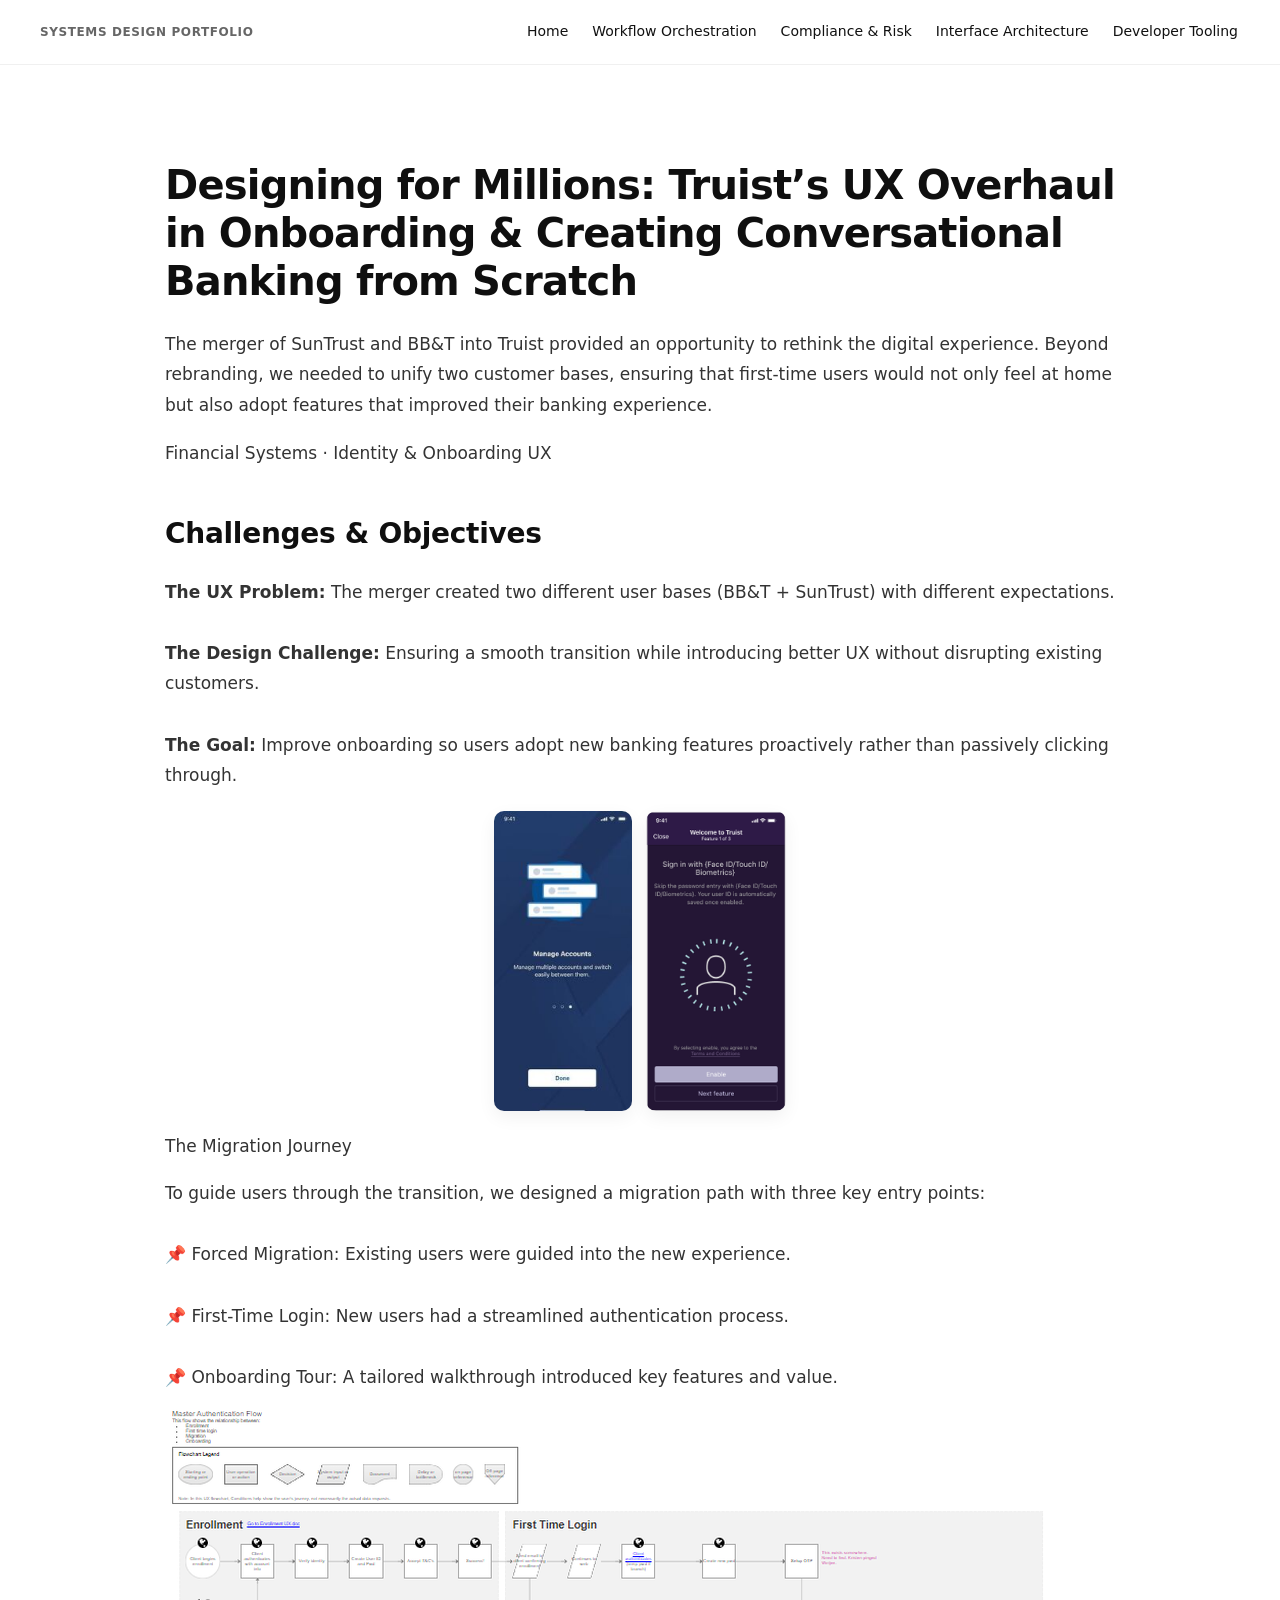
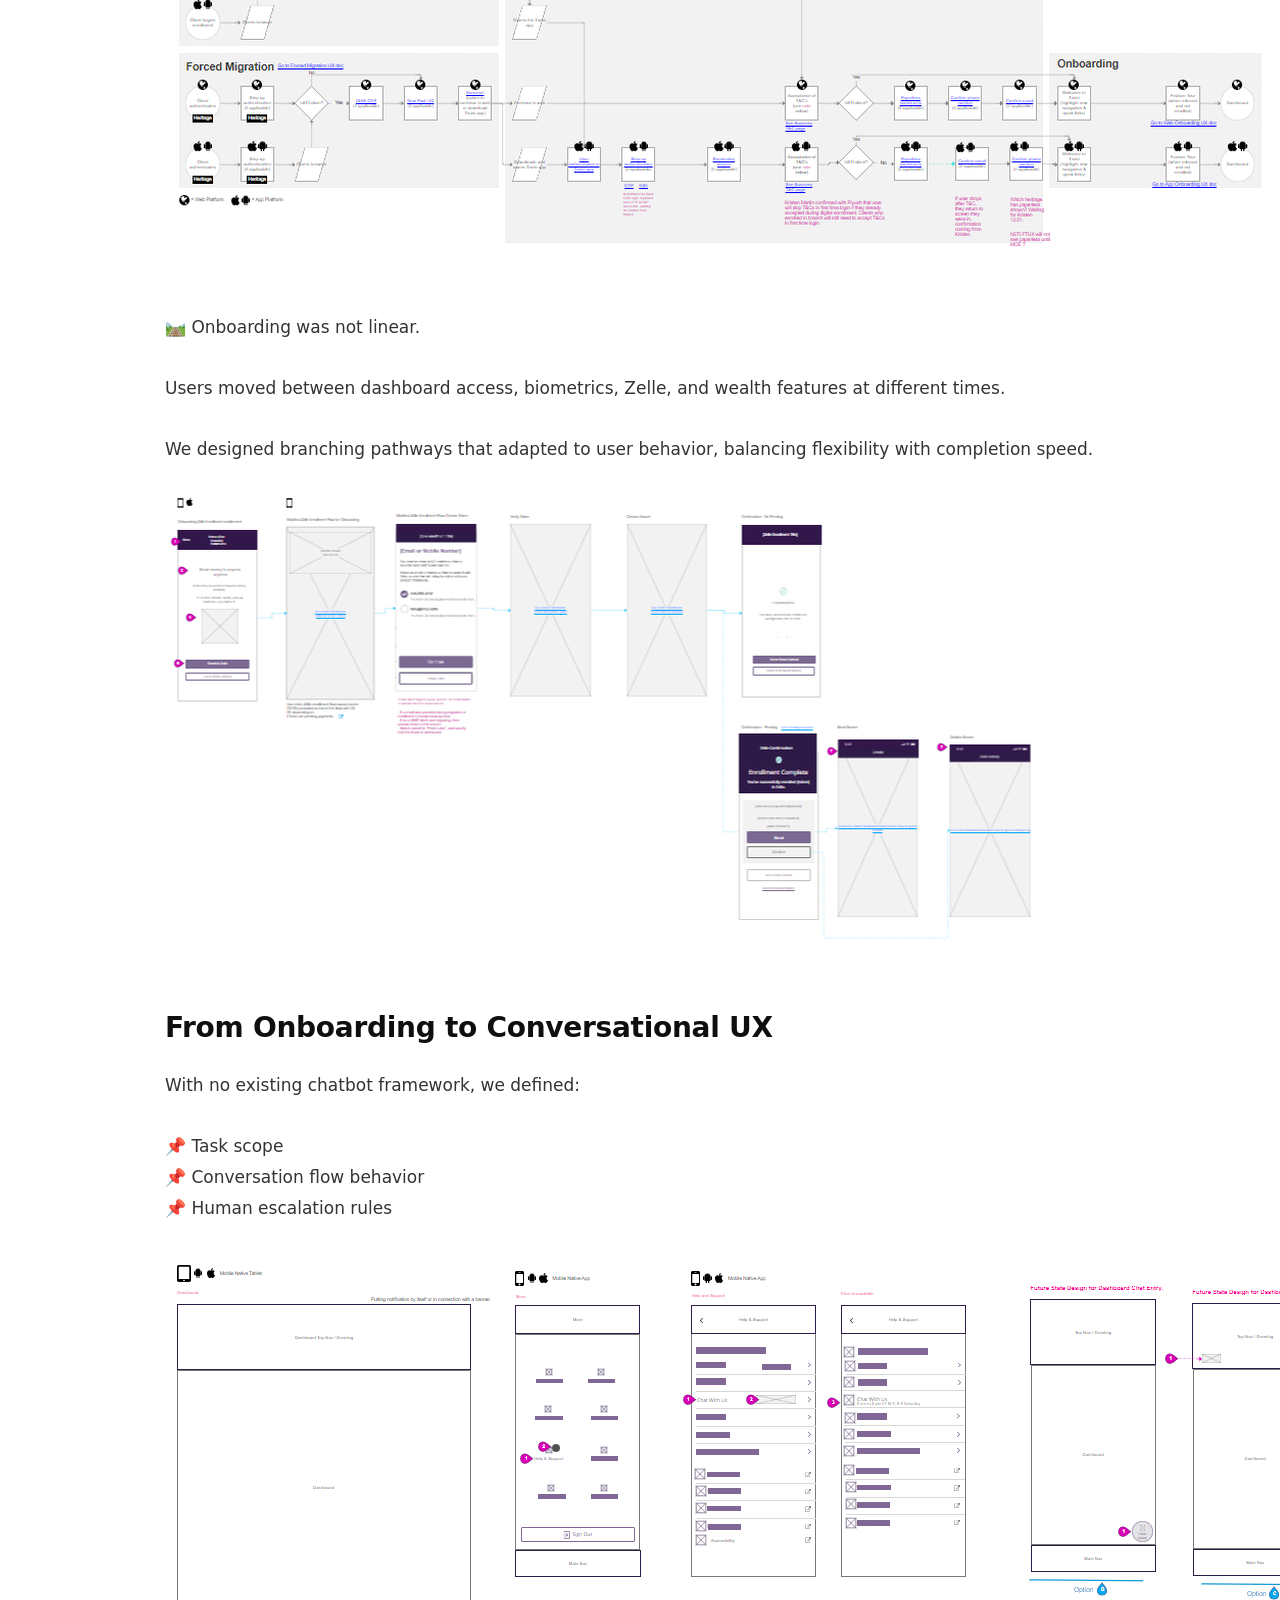
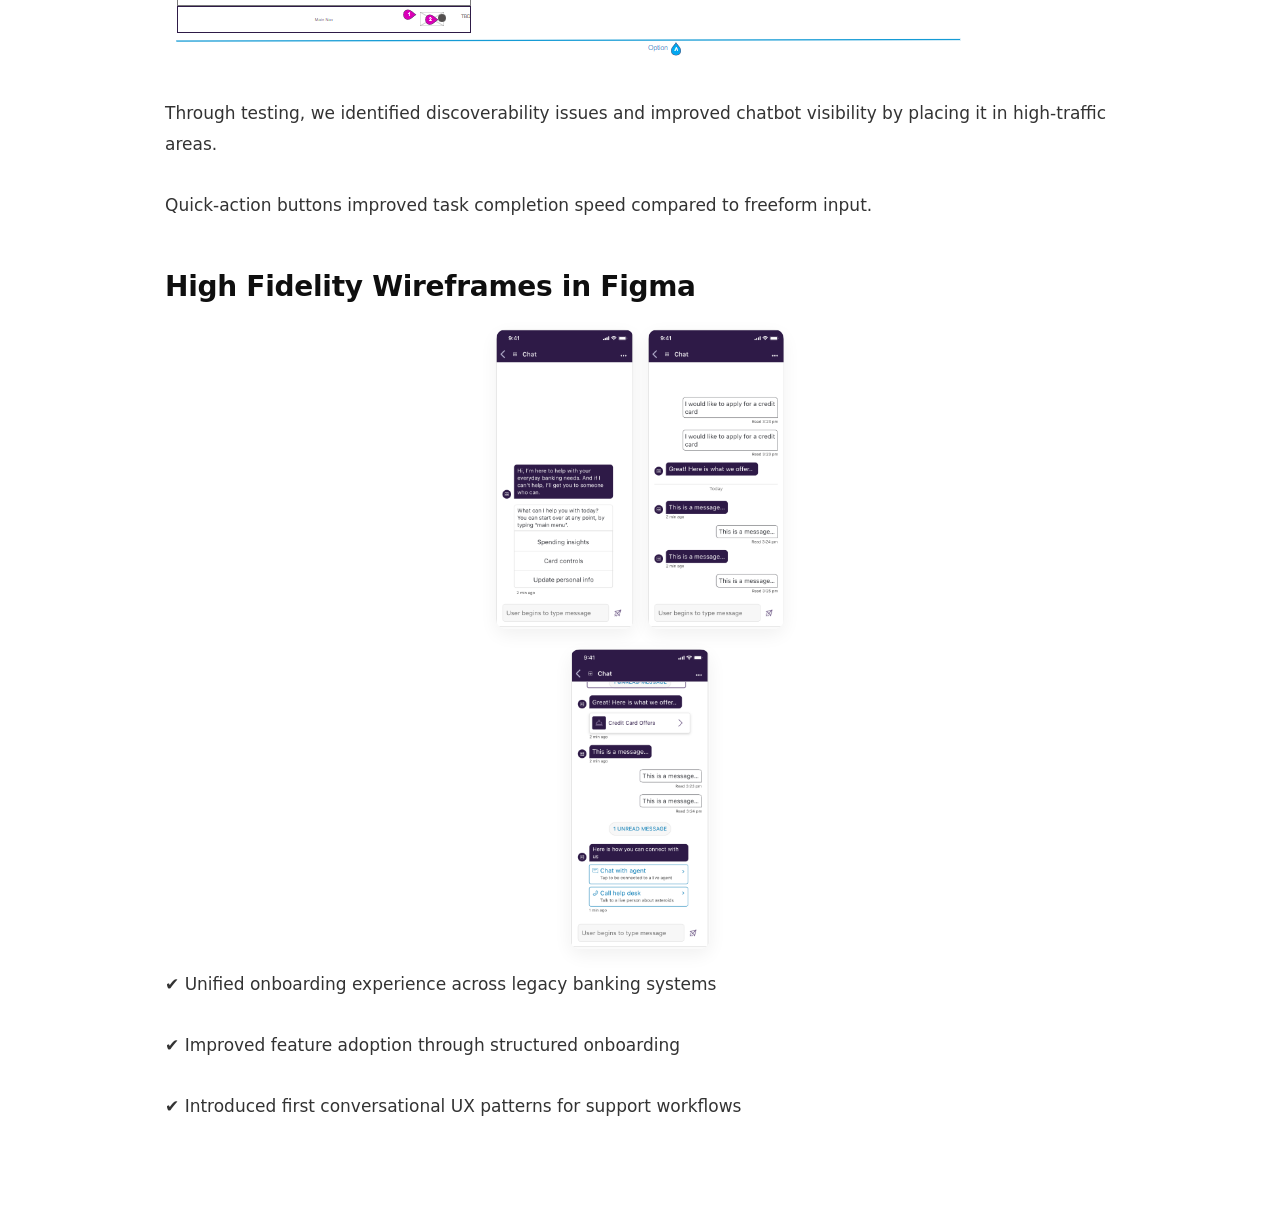
<file: finserv.html>
<!doctype html>
<html lang="en">
<head>
  <meta charset="utf-8" />
  <meta name="viewport" content="width=device-width, initial-scale=1" />
  <title>Workflow Orchestration | Systems Design Portfolio</title>
  <link rel="stylesheet" href="style.css" />
</head>
<body>

 <header class="site-header">
  <div class="nav-container">
    <div class="logo">Systems Design Portfolio</div>
    <nav class="nav">
      <a href="index.html">Home</a>
      <a href="finserv.html">Workflow Orchestration</a>
      <a href="utility.html">Compliance & Risk</a>
      <a href="systems.html">Interface Architecture</a>
      <a href="maps.html" onclick="return gateAccess(event)">Developer Tooling</a>
    </nav>
  </div>
</header>

  <main class="container">

    <!-- HERO -->
    <header>
      <h1>
        Designing for Millions: Truist’s UX Overhaul in Onboarding & Creating Conversational Banking from Scratch
      </h1>

      <p class="subtitle">
        The merger of SunTrust and BB&T into Truist provided an opportunity to rethink the digital experience. Beyond rebranding, we needed to unify two customer bases, ensuring that first-time users would not only feel at home but also adopt features that improved their banking experience.
      </p>

      <p class="muted">
        Financial Systems · Identity & Onboarding UX
      </p>
    </header>

    <!-- CHALLENGES -->
    <section>
      <h2>Challenges & Objectives</h2>

      <p>
        <strong>The UX Problem:</strong> The merger created two different user bases (BB&T + SunTrust) with different expectations.<br><br>

        <strong>The Design Challenge:</strong> Ensuring a smooth transition while introducing better UX without disrupting existing customers.<br><br>

        <strong>The Goal:</strong> Improve onboarding so users adopt new banking features proactively rather than passively clicking through.
      </p>
    </section>

    <!-- MIGRATION -->
    <section>
      <div class="image-row">
        <img src="images/t4.PNG" alt="Migration flow 1">
        <img src="images/t5.PNG" alt="Migration flow 2">
      </div>

      <p class="muted">The Migration Journey</p>

      <p>
        To guide users through the transition, we designed a migration path with three key entry points:
        <br><br>
        📌 Forced Migration: Existing users were guided into the new experience.<br><br>
        📌 First-Time Login: New users had a streamlined authentication process.<br><br>
        📌 Onboarding Tour: A tailored walkthrough introduced key features and value.
      </p>
    </section>

    <!-- ADAPTIVE FLOW -->
    <section>
      <img src="images/t6.PNG" alt="Adaptive onboarding flow">

      <p>
        🛤️ Onboarding was not linear.

        <br><br>

        Users moved between dashboard access, biometrics, Zelle, and wealth features at different times.

        <br><br>

        We designed branching pathways that adapted to user behavior, balancing flexibility with completion speed.
      </p>
    </section>

    <!-- CHATBOT -->
    <section>
      <img src="images/t7.PNG" alt="Chatbot design flow">

      <h2>From Onboarding to Conversational UX</h2>

      <p>
        With no existing chatbot framework, we defined:
        <br><br>
        📌 Task scope<br>
        📌 Conversation flow behavior<br>
        📌 Human escalation rules
      </p>
    </section>

    <!-- TESTING -->
    <section>
      <img src="images/t8.PNG" alt="Testing insights">

      <p>
        Through testing, we identified discoverability issues and improved chatbot visibility by placing it in high-traffic areas.

        <br><br>

        Quick-action buttons improved task completion speed compared to freeform input.
      </p>
    </section>

    <!-- WIREFRAMES -->
    <section>
      <h2>High Fidelity Wireframes in Figma</h2>

      <div class="image-row">
        <img src="images/t9.PNG" alt="Wireframe 1">
        <img src="images/t10.PNG" alt="Wireframe 2">
      </div>

      <div class="image-row">
        <img src="images/t11.PNG" alt="Wireframe 3">
      
      </div>
    </section>

    <!-- IMPACT -->
    <section>
      <p>
        ✔️ Unified onboarding experience across legacy banking systems  
        <br><br>
        ✔️ Improved feature adoption through structured onboarding  
        <br><br>
        ✔️ Introduced first conversational UX patterns for support workflows  
      </p>
    </section>

  </main>

</body>
</html>
</file>
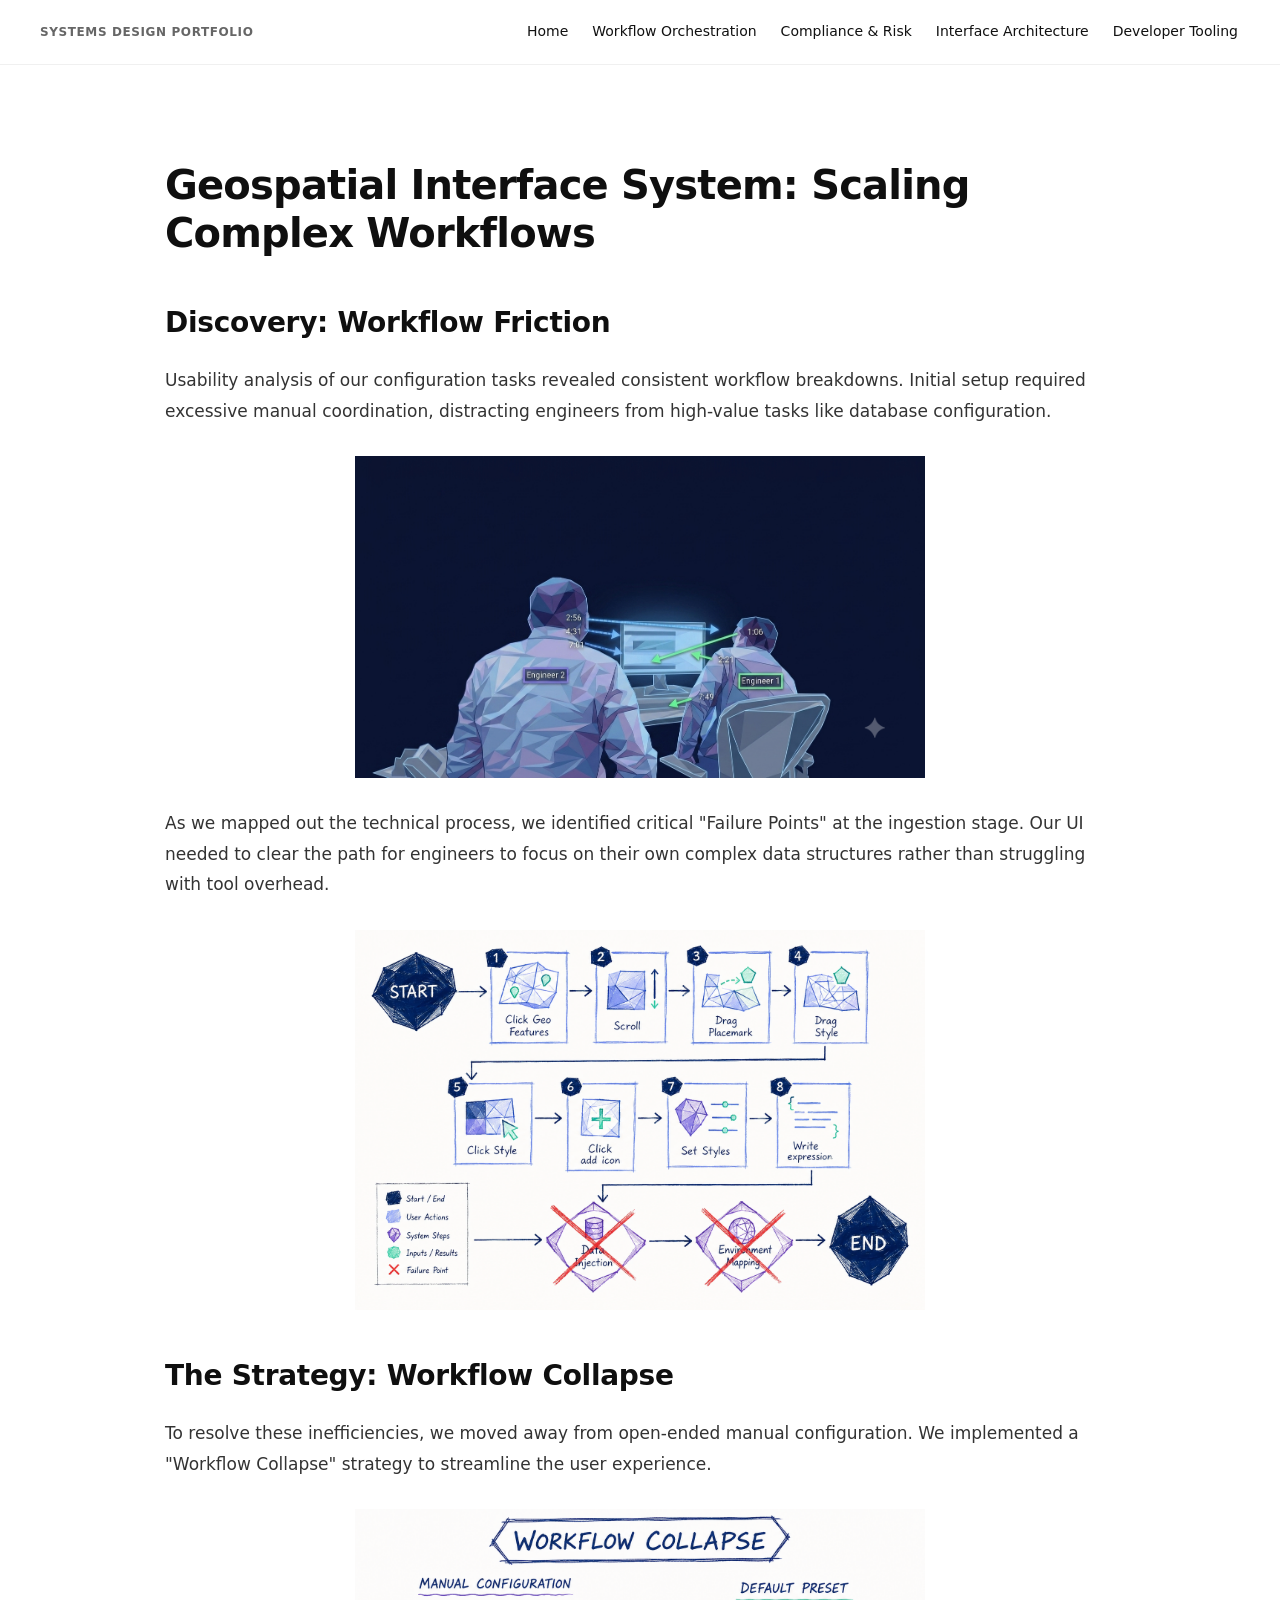
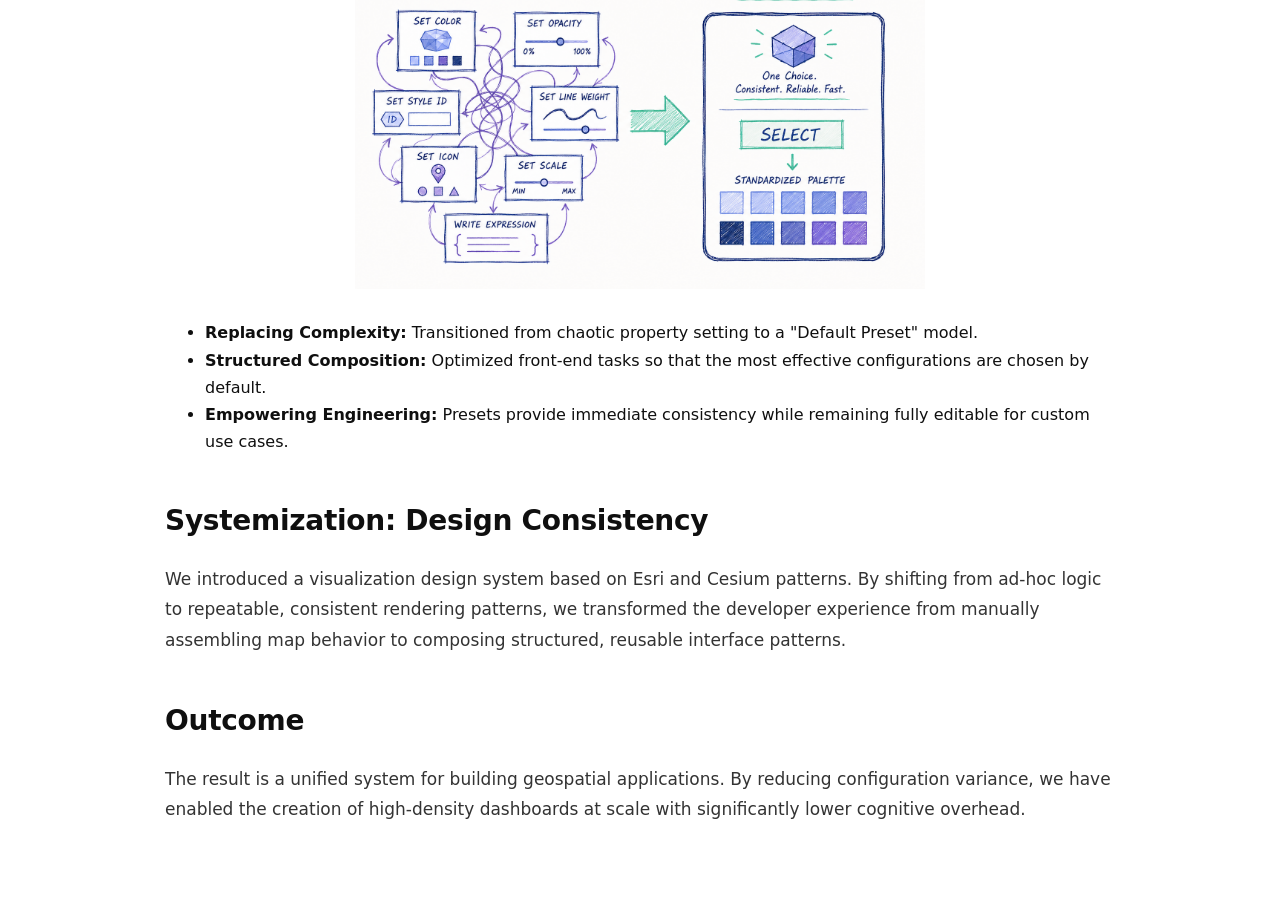
<file: maps.html>
<!DOCTYPE html>
<html lang="en">
<head>
  <meta charset="utf-8" />
  <meta name="viewport" content="width=device-width, initial-scale=1" />
  <title>Workflow Orchestration | Systems Design Portfolio</title>
  <link rel="stylesheet" href="style.css" />
</head>

<body>

<header class="site-header">
  <div class="nav-container">
    <div class="logo">Systems Design Portfolio</div>
    <nav class="nav">
      <a href="index.html">Home</a>
      <a href="finserv.html">Workflow Orchestration</a>
      <a href="utility.html">Compliance & Risk</a>
      <a href="systems.html">Interface Architecture</a>
      <a href="maps.html" onclick="return gateAccess(event)">Developer Tooling</a>
    </nav>
  </div>
</header>

<main class="container case-study-content">

  <h1>Geospatial Interface System: Scaling Complex Workflows</h1>

  <section>
    <h2>Discovery: Workflow Friction</h2>
    <p>
      Usability analysis of our configuration tasks revealed consistent workflow breakdowns. 
      Initial setup required excessive manual coordination, distracting engineers from high-value tasks like database configuration.
    </p>
    <img src="images/m1.PNG" alt="Two engineers identifying workflow bottlenecks">
    
    <p>
      As we mapped out the technical process, we identified critical "Failure Points" at the ingestion stage. Our UI needed to clear the path for engineers to focus on their own complex data structures rather than struggling with tool overhead.
    </p>
    <img src="images/m2.PNG" alt="Workflow diagram showing failure points and friction areas">
  </section>

  <section>
    <h2>The Strategy: Workflow Collapse</h2>
    <p>
      To resolve these inefficiencies, we moved away from open-ended manual configuration. We implemented a "Workflow Collapse" strategy to streamline the user experience.
    </p>
    <img src="images/m3.PNG" alt="The refined, collapsed workflow model">
    
    <ul>
      <li><strong>Replacing Complexity:</strong> Transitioned from chaotic property setting to a "Default Preset" model.</li>
      <li><strong>Structured Composition:</strong> Optimized front-end tasks so that the most effective configurations are chosen by default.</li>
      <li><strong>Empowering Engineering:</strong> Presets provide immediate consistency while remaining fully editable for custom use cases.</li>
    </ul>
  </section>

  <section>
    <h2>Systemization: Design Consistency</h2>
    <p>
      We introduced a visualization design system based on Esri and Cesium patterns. By shifting from ad-hoc logic to repeatable, consistent rendering patterns, we transformed the developer experience from manually assembling map behavior to composing structured, reusable interface patterns.
    </p>
  </section>

  <section>
    <h2>Outcome</h2>
    <p>
      The result is a unified system for building geospatial applications. By reducing configuration variance, we have enabled the creation of high-density dashboards at scale with significantly lower cognitive overhead.
    </p>
  </section>

</main>

</body>
</html>
</file>
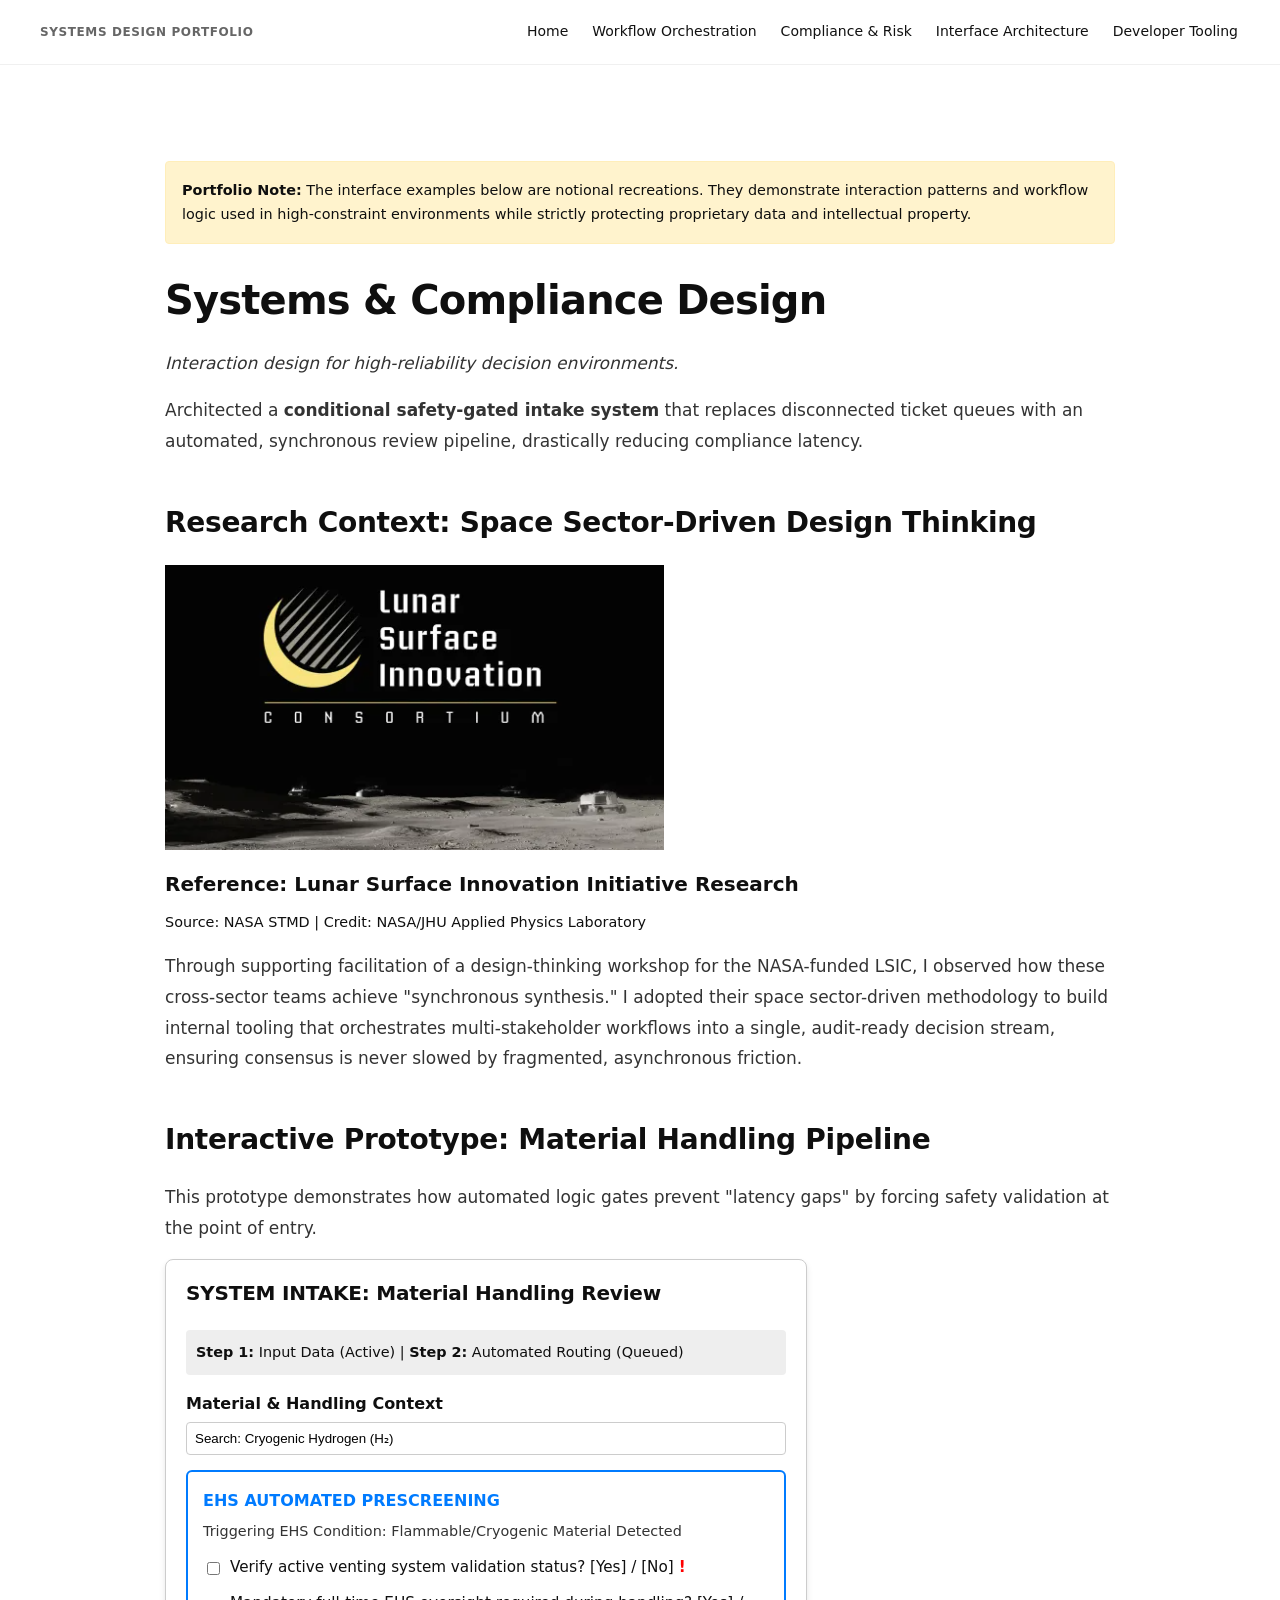
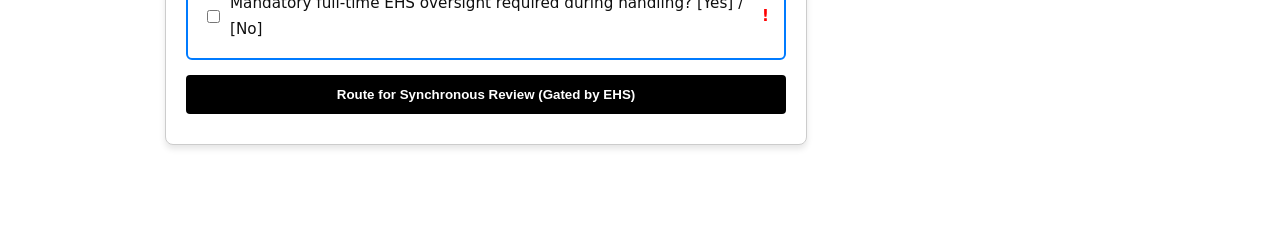
<file: systems.html>
<!doctype html>
<html lang="en">
<head>
  <meta charset="utf-8" />
  <meta name="viewport" content="width=device-width, initial-scale=1" />
  <title>Workflow Orchestration | Systems Design Portfolio</title>
  <link rel="stylesheet" href="style.css" />
</head>

<body>
<header class="site-header">
  <div class="nav-container">
    <div class="logo">Systems Design Portfolio</div>
    <nav class="nav">
      <a href="index.html">Home</a>
      <a href="finserv.html">Workflow Orchestration</a>
      <a href="utility.html">Compliance & Risk</a>
      <a href="systems.html">Interface Architecture</a>
      <a href="maps.html" onclick="return gateAccess(event)">Developer Tooling</a>
    </nav>
  </div>
</header>

<main class="container">
    <div class="context-toast">
      <strong>Portfolio Note:</strong> The interface examples below are notional recreations. They demonstrate interaction patterns and workflow logic used in high-constraint environments while strictly protecting proprietary data and intellectual property.
    </div>

    <header class="hero">
      <h1>Systems & Compliance Design</h1>
      <p><em>Interaction design for high-reliability decision environments.</em></p>
      <p>Architected a <strong>conditional safety-gated intake system</strong> that replaces disconnected ticket queues with an automated, synchronous review pipeline, drastically reducing compliance latency.</p>
    </header>

    <section>
      <h2>Research Context: Space Sector-Driven Design Thinking</h2>
      
<img src="images/l1.PNG" alt="Collaborative Risk Assessment Workflow" style="display: block; margin: 20px 0;">

<h3 cite="https://www.nasa.gov/space-technology-mission-directorate/lunar-surface-innovation-initiative/">
  Reference: Lunar Surface Innovation Initiative Research
</h3>
        <figcaption class="muted" style="margin-top: 0.75rem; font-size: 0.9em;">
          Source: NASA STMD | Credit: NASA/JHU Applied Physics Laboratory
        </figcaption>
      </figure>

      <p>Through supporting facilitation of a design-thinking workshop for the NASA-funded LSIC, I observed how these cross-sector teams achieve "synchronous synthesis." I adopted their space sector-driven methodology to build internal tooling that orchestrates multi-stakeholder workflows into a single, audit-ready decision stream, ensuring consensus is never slowed by fragmented, asynchronous friction.</p>
    </section>

    <section>
      <h2>Interactive Prototype: Material Handling Pipeline</h2>
      <p>This prototype demonstrates how automated logic gates prevent "latency gaps" by forcing safety validation at the point of entry.</p>

      <div id="intake-card" style="border: 1px solid #ccc; border-radius: 8px; padding: 20px; max-width: 600px; background: #fff; box-shadow: 0 4px 6px rgba(0,0,0,0.1);">
        <h2 id="card-title" style="margin-top: 0; font-size: 1.25rem;">SYSTEM INTAKE: Material Handling Review</h2>
        <div id="status-bar" style="background: #eee; padding: 10px; margin-bottom: 15px; border-radius: 4px; font-size: 0.9em;">
          <strong>Step 1:</strong> Input Data (Active) | <strong>Step 2:</strong> Automated Routing (Queued)
        </div>

        <div style="margin-bottom: 15px;">
          <label style="display: block; font-weight: bold; margin-bottom: 5px;">Material & Handling Context</label>
          <input type="text" value="Search: Cryogenic Hydrogen (H₂)" style="width: 100%; padding: 8px; border: 1px solid #ccc; border-radius: 4px; box-sizing: border-box;">
        </div>

        <div style="border: 2px solid #007bff; padding: 15px; border-radius: 6px; margin: 15px 0;">
          <strong style="color: #007bff; display: block; margin-bottom: 5px;">EHS AUTOMATED PRESCREENING</strong>
          <p style="margin: 0 0 10px 0; font-size: 0.9em;">Triggering EHS Condition: Flammable/Cryogenic Material Detected</p>
          <div style="margin-bottom: 10px;"><label style="display: flex; align-items: center; font-size: 0.95em; cursor: pointer;"><input type="checkbox" style="margin-right: 10px;"> Verify active venting system validation status? [Yes] / [No] <span style="color:red; font-weight:bold; margin-left: 5px;">!</span></label></div>
          <div><label style="display: flex; align-items: center; font-size: 0.95em; cursor: pointer;"><input type="checkbox" style="margin-right: 10px;"> Mandatory full-time EHS oversight required during handling? [Yes] / [No] <span style="color:red; font-weight:bold; margin-left: 5px;">!</span></label></div>
        </div>

        <button id="submit-btn" onclick="submitForm()" style="background: #000; color: #fff; width: 100%; padding: 12px; border: none; cursor: pointer; font-weight: bold; border-radius: 4px;">
          Route for Synchronous Review (Gated by EHS)
        </button>
        <div id="action-container" style="margin-top: 10px;"></div>
      </div>
    </section>

    <div id="action-toast" style="display: none; max-width: 300px; background-color: #fff3cd; border: 2px solid #ffc107; color: #856404; border-radius: 6px; padding: 15px; position: fixed; z-index: 100; right: 30px; bottom: 30px; flex-direction: row; justify-content: space-between; align-items: center; box-shadow: 0 4px 6px rgba(0,0,0,0.1);">
      <span style="word-wrap: break-word; flex-grow: 1; margin-right: 15px;">Document sent to your email with instructions.</span>
      <button onclick="dismissToast()" style="background: none; border: 2px solid #856404; color: #856404; font-weight: bold; cursor: pointer; padding: 2px 8px; border-radius: 4px;">X</button>
    </div>

    <script>
      function submitForm() {
        document.getElementById("action-toast").style.display = "flex";
        const btn = document.getElementById("submit-btn");
        btn.innerText = "Edit";
        btn.style.background = "#333";
        const container = document.getElementById("action-container");
        container.innerHTML = '<button style="background: none; border: 2px solid #d9534f; color: #d9534f; width: 100%; padding: 12px; cursor: pointer; font-weight: bold; border-radius: 4px;">Delete Submission</button>';
        document.getElementById("status-bar").innerHTML = "<strong>Status:</strong> Submission Processed & Routing Active";
      }
      function dismissToast() {
        document.getElementById("action-toast").style.display = "none";
      }
    </script>
  </main>
</body>
</html>
</file>
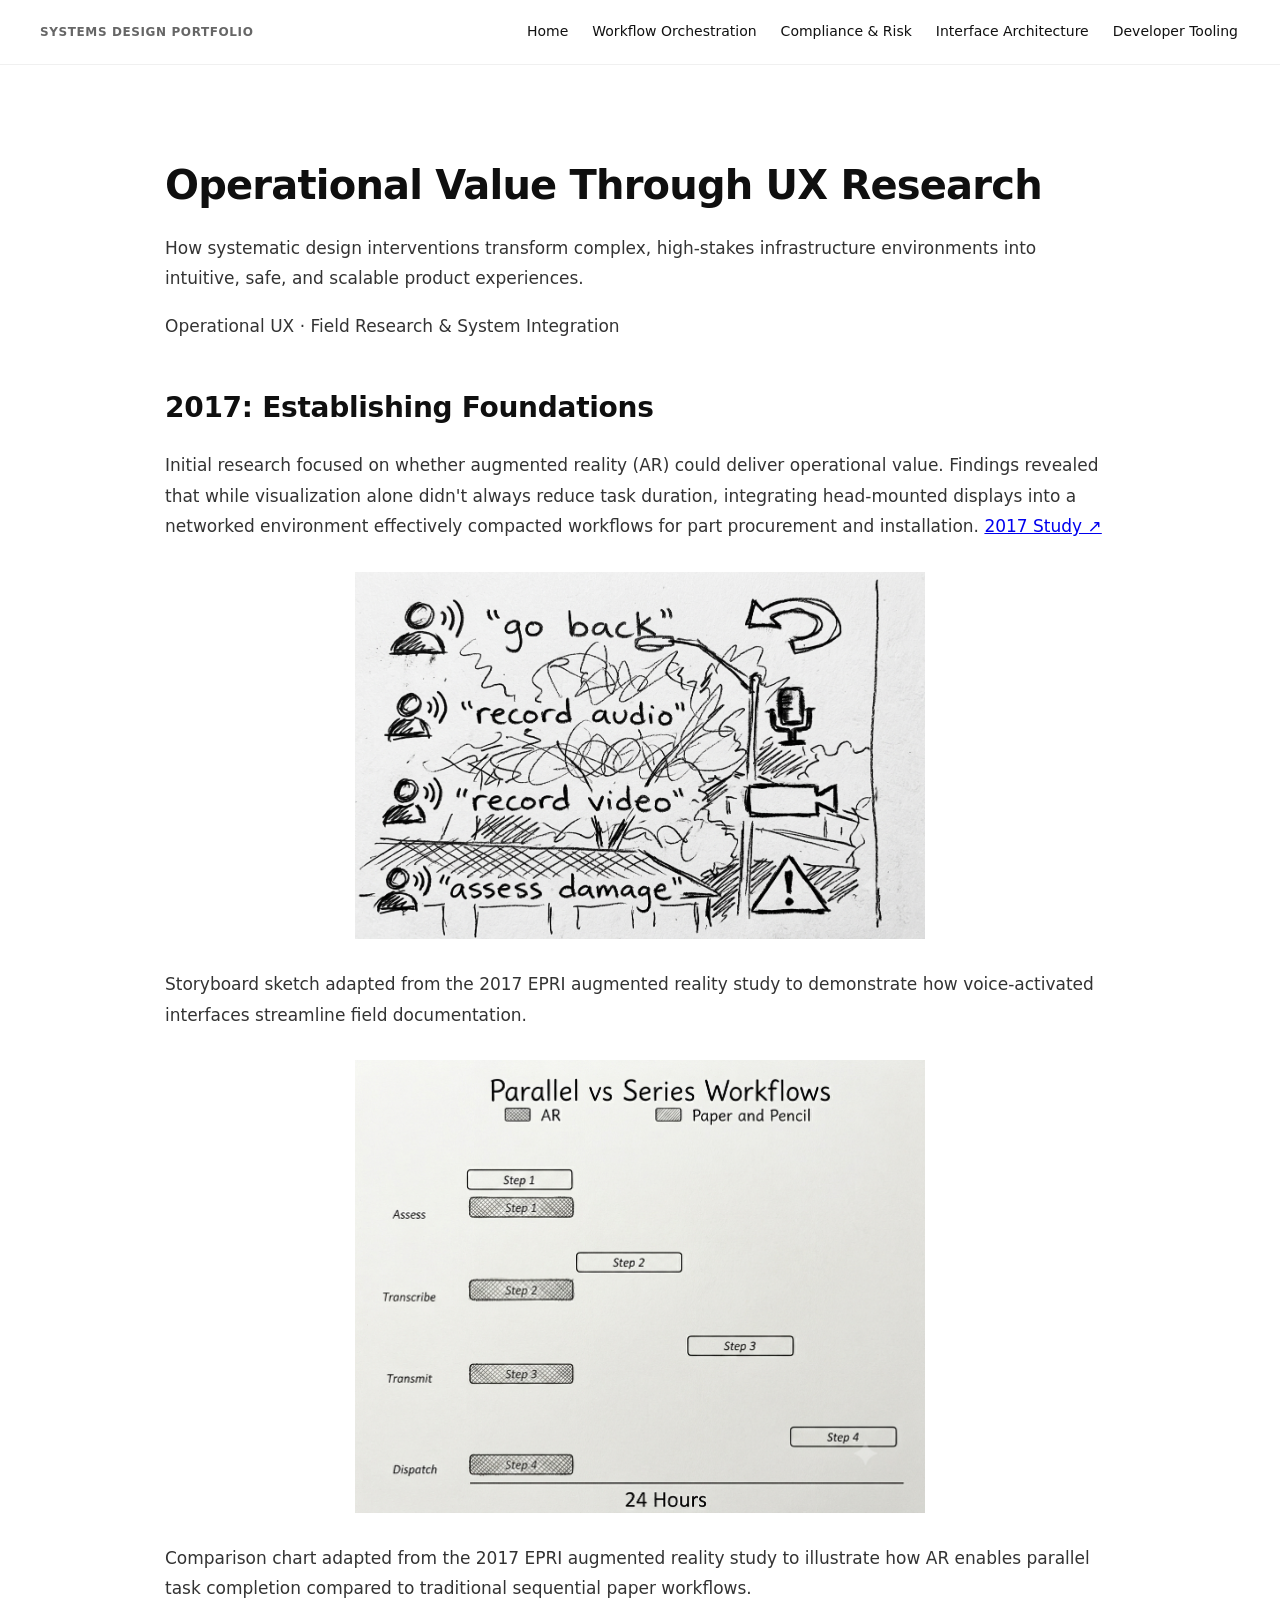
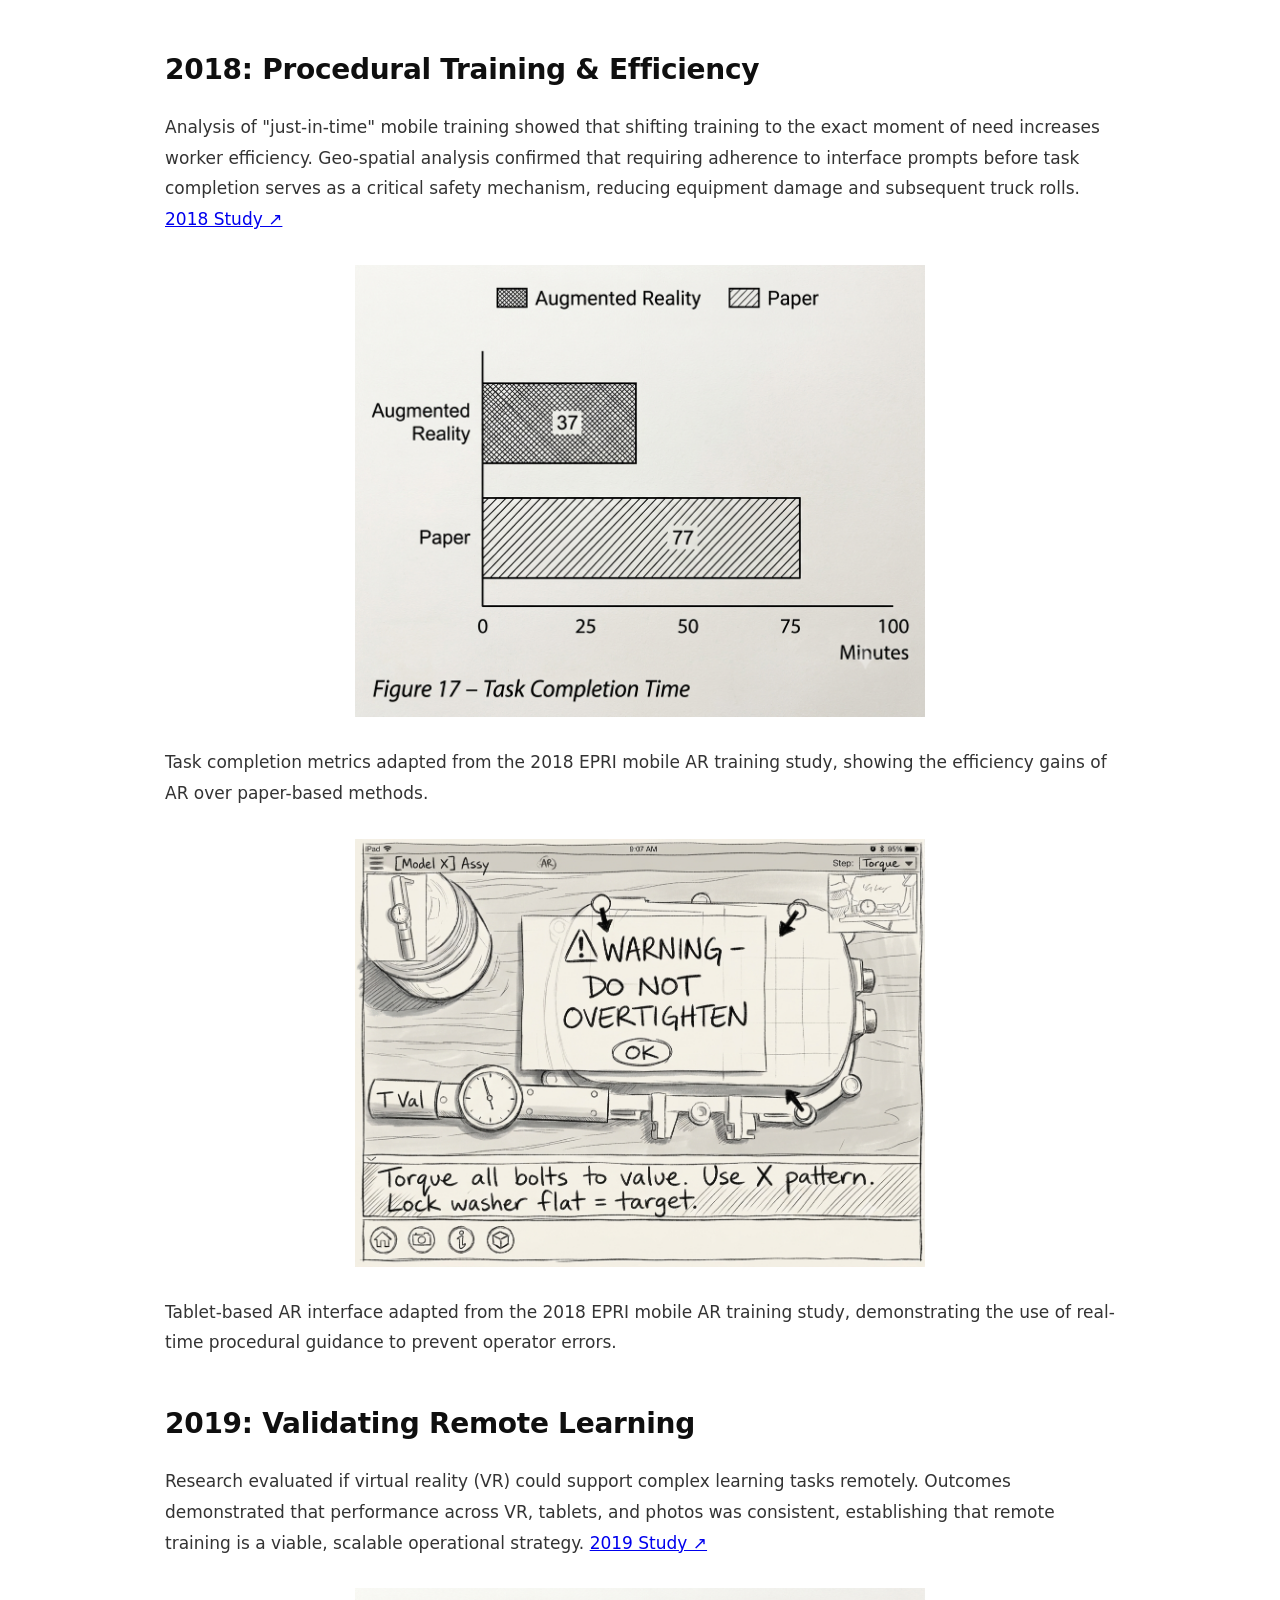
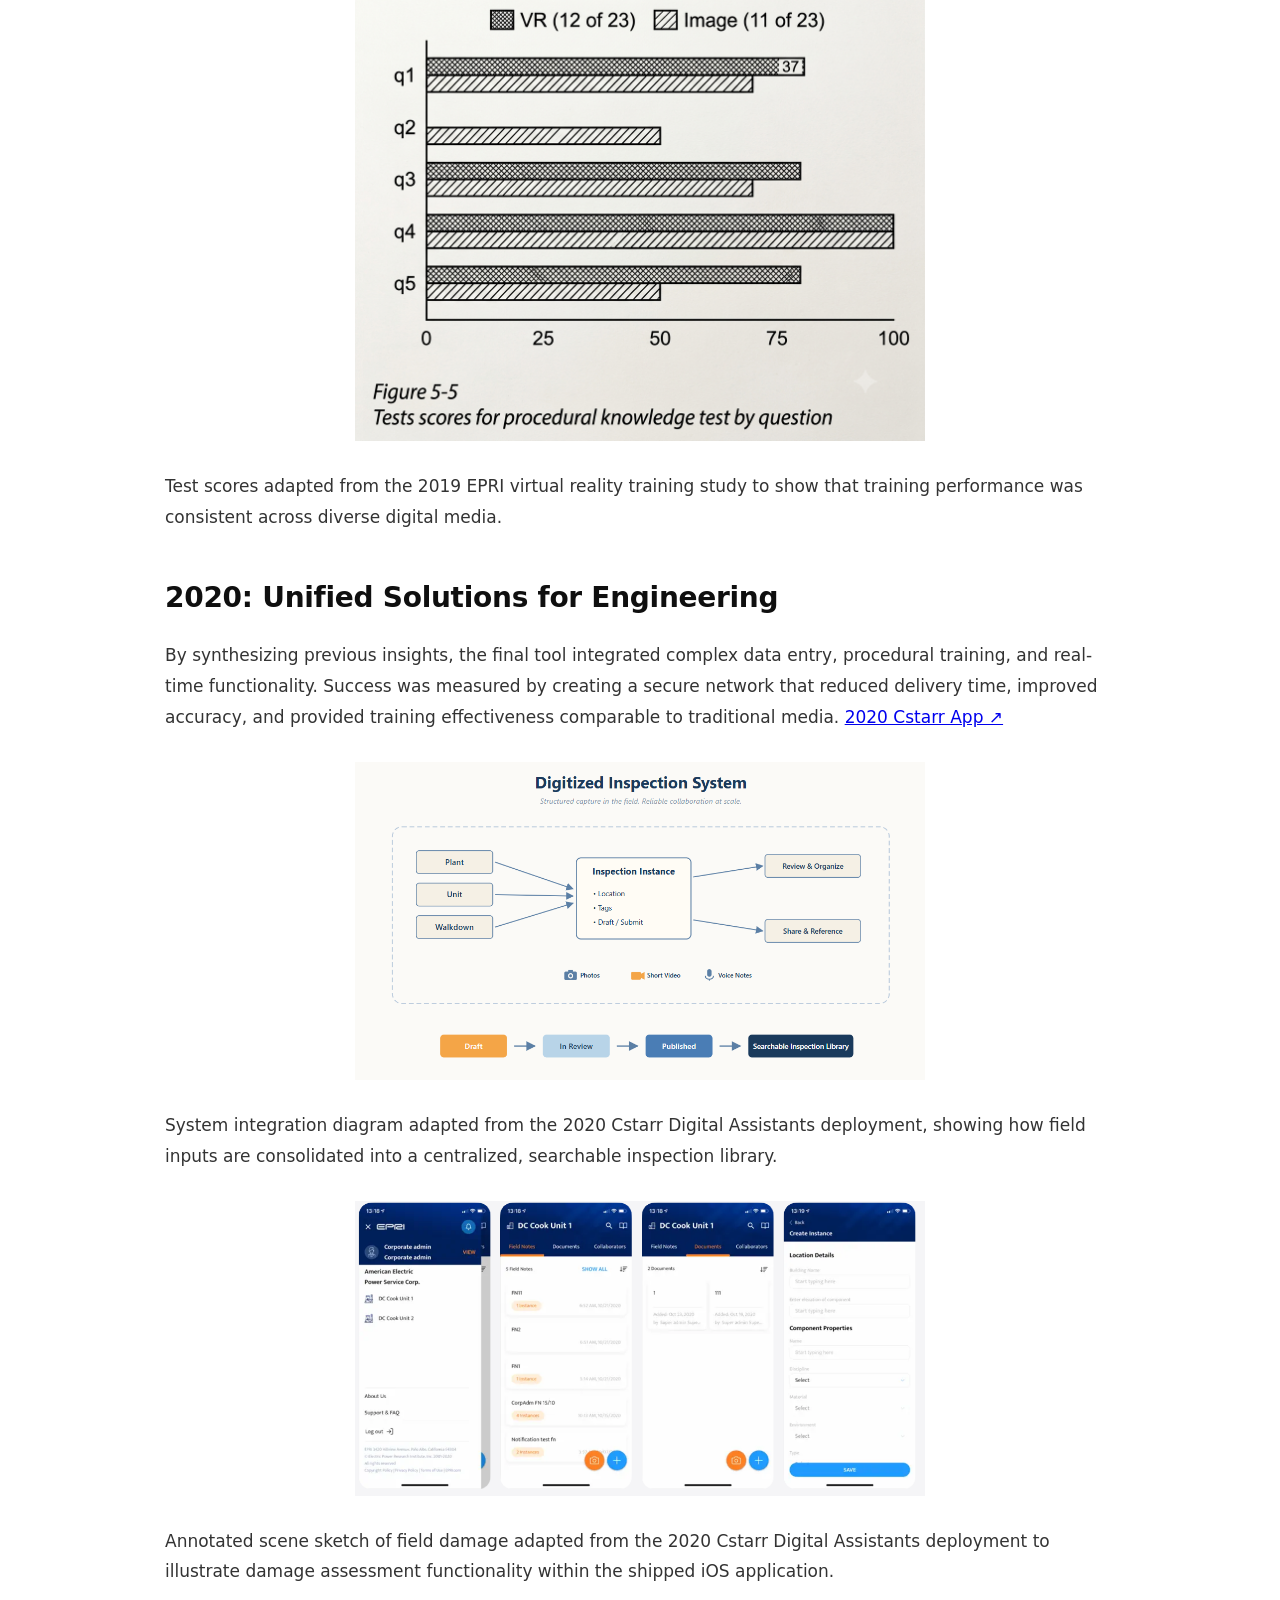
<file: utility.html>
<!doctype html>
<html lang="en">
<head>
  <meta charset="utf-8" />
  <meta name="viewport" content="width=device-width, initial-scale=1" />
  <title>Workflow Orchestration | Systems Design Portfolio</title>
  <link rel="stylesheet" href="style.css" />
</head>

<body>

 <header class="site-header">
  <div class="nav-container">
    <div class="logo">Systems Design Portfolio</div>
    <nav class="nav">
      <a href="index.html">Home</a>
      <a href="finserv.html">Workflow Orchestration</a>
      <a href="utility.html">Compliance & Risk</a>
      <a href="systems.html">Interface Architecture</a>
      <a href="maps.html" onclick="return gateAccess(event)">Developer Tooling</a>
    </nav>
  </div>
</header>
  <main class="container case-study-content">

    <header>
      <h1>Operational Value Through UX Research</h1>
      <p class="subtitle">
        How systematic design interventions transform complex, high-stakes infrastructure environments into intuitive, safe, and scalable product experiences.
      </p>
      <p class="muted">
        Operational UX · Field Research & System Integration
      </p>
    </header>

    <section>
      <h2>2017: Establishing Foundations</h2>
      <p>
        Initial research focused on whether augmented reality (AR) could deliver operational value. Findings revealed that while visualization alone didn't always reduce task duration, integrating head-mounted displays into a networked environment effectively compacted workflows for part procurement and installation. 
        <a href="https://www.epri.com/research/products/000000003002011041" target="_blank" class="external-link">2017 Study ↗</a>
      </p>

      <img src="images/ee2.PNG" alt="Storyboard sketch illustrating voice-activated commands like record audio and assess damage.">
      <p class="muted">Storyboard sketch adapted from the 2017 EPRI augmented reality study to demonstrate how voice-activated interfaces streamline field documentation.</p>

      <img src="images/ee1.PNG" alt="Chart showing parallel vs series workflows.">
      <p class="muted">Comparison chart adapted from the 2017 EPRI augmented reality study to illustrate how AR enables parallel task completion compared to traditional sequential paper workflows.</p>
    </section>

    <section>
      <h2>2018: Procedural Training & Efficiency</h2>
      <p>
        Analysis of "just-in-time" mobile training showed that shifting training to the exact moment of need increases worker efficiency. Geo-spatial analysis confirmed that requiring adherence to interface prompts before task completion serves as a critical safety mechanism, reducing equipment damage and subsequent truck rolls. 
        <a href="https://www.epri.com/research/products/000000003002014696" target="_blank" class="external-link">2018 Study ↗</a>
      </p>

      <img src="images/ee3.PNG" alt="Bar chart comparing AR vs paper task completion time.">
      <p class="muted">Task completion metrics adapted from the 2018 EPRI mobile AR training study, showing the efficiency gains of AR over paper-based methods.</p>

      <img src="images/ee4.PNG" alt="Tablet AR interface with warning overlay.">
      <p class="muted">Tablet-based AR interface adapted from the 2018 EPRI mobile AR training study, demonstrating the use of real-time procedural guidance to prevent operator errors.</p>
    </section>

    <section>
      <h2>2019: Validating Remote Learning</h2>
      <p>
        Research evaluated if virtual reality (VR) could support complex learning tasks remotely. Outcomes demonstrated that performance across VR, tablets, and photos was consistent, establishing that remote training is a viable, scalable operational strategy. 
        <a href="https://www.epri.com/research/products/000000003002014695" target="_blank" class="external-link">2019 Study ↗</a>
      </p>

      <img src="images/ee5.PNG" alt="Chart comparing VR versus Image-based procedural test scores.">
      <p class="muted">Test scores adapted from the 2019 EPRI virtual reality training study to show that training performance was consistent across diverse digital media.</p>
    </section>

    <section>
      <h2>2020: Unified Solutions for Engineering</h2>
      <p>
        By synthesizing previous insights, the final tool integrated complex data entry, procedural training, and real-time functionality. Success was measured by creating a secure network that reduced delivery time, improved accuracy, and provided training effectiveness comparable to traditional media. 
        <a href="https://apps.apple.com/us/app/cstarr-digital-assistants/id1548827198" target="_blank" class="external-link">2020 Cstarr App ↗</a>
      </p>

      <img src="images/ee7.PNG" alt="Process flow diagram for digitized inspection system.">
      <p class="muted">System integration diagram adapted from the 2020 Cstarr Digital Assistants deployment, showing how field inputs are consolidated into a centralized, searchable inspection library.</p>

      <img src="images/ee8.PNG" alt="Annotated scene sketch of field damage.">
      <p class="muted">Annotated scene sketch of field damage adapted from the 2020 Cstarr Digital Assistants deployment to illustrate damage assessment functionality within the shipped iOS application.</p>
    </section>

  </main>
</body>
</html>
</file>
<file: style.css>
/* =========================
   BASE
   ========================= */
body {
  font-family: ui-sans-serif, system-ui, -apple-system, Segoe UI, Roboto, Helvetica, Arial, sans-serif;
  margin: 0;
  line-height: 1.7;
  color: #0f0f0f;
  background: #fff;
  -webkit-font-smoothing: antialiased;
}

/* 950px width provides a professional column; 40px padding adds the desktop breathing room */
.container {
  max-width: 950px;
  margin: 96px auto;
  padding: 0 40px;

  .hero-image {
  width: 160px;       /* Increased from 80px */
  height: 160px;      /* Increased from 80px */
  object-fit: cover;  
  border-radius: 50%; 
  box-shadow: 0 4px 12px rgba(0, 0, 0, 0.1);
  display: block;
  margin: 0 auto;     
}

.hero-image-wrapper {
  margin-top: 48px;   /* Slightly more space to accommodate the larger size */
  margin-bottom: 24px;
}
}

/* =========================
   HEADER
   ========================= */
.site-header {
  position: sticky;
  top: 0;
  z-index: 1000;
  background: rgba(255, 255, 255, 0.82);
  backdrop-filter: blur(14px);
  border-bottom: 1px solid rgba(0, 0, 0, 0.06);
}

.nav-container {
  max-width: 1200px;
  margin: 0 auto;
  padding: 14px 40px;
  display: flex;
  justify-content: space-between;
  align-items: center;
}

.logo { font-size: 12px; font-weight: 600; letter-spacing: 0.6px; color: #666; text-transform: uppercase; }
.nav { display: flex; gap: 20px; }
.nav a { font-size: 14px; color: #111; text-decoration: none; padding: 6px 2px; position: relative; }
.nav a:hover { opacity: 0.55; }

/* =========================
   TYPOGRAPHY SYSTEM
   ========================= */
h1 { 
  font-size: 40px; 
  line-height: 1.2; 
  letter-spacing: -0.02em; 
  margin-bottom: 24px; 
  font-weight: 700; 
}

h2 { 
  font-size: 28px; 
  line-height: 1.3;
  font-weight: 700; 
  margin-top: 48px; 
  margin-bottom: 24px; 
  letter-spacing: -0.01em; 
}

h3 {
  font-size: 20px;
  line-height: 1.4;
  font-weight: 650;
  margin-bottom: 12px;
}

p { 
  font-size: 17px; 
  line-height: 1.8; 
  color: #333; 
  margin-bottom: 16px;
}

.project-desc {
  font-size: 16px;
  color: #555;
  line-height: 1.7;
}

/* =========================
   CARDS & GRID
   ========================= */
.project-grid { display: flex; flex-direction: column; gap: 28px; margin-top: 22px; }

.project-card { 
  border: 1px solid rgba(0, 0, 0, 0.08); 
  border-radius: 12px; 
  padding: 32px; 
  background: #fff; 
  box-shadow: 0 6px 18px rgba(0, 0, 0, 0.04); 
}

.project-button {
  display: inline-block;
  padding: 10px 14px;
  font-size: 13px;
  font-weight: 500;
  border-radius: 10px;
  background: #111;
  color: #fff;
  text-decoration: none;
  margin-top: 10px;
}

/* =========================
   TOAST & UTILS
   ========================= */
.context-toast { 
  background: #fff3cd; 
  padding: 1rem; 
  border-radius: 4px; 
  font-size: 0.9em; 
  margin-bottom: 2rem; 
  border: 1px solid #ffeeba; 
}

.image-row { display: flex; gap: 14px; margin: 20px 0; justify-content: center; }
.image-row img { border-radius: 10px; box-shadow: 0 6px 18px rgba(0, 0, 0, 0.06); max-height: 300px; }

.case-study-content img { width: 60%; margin: 30px auto; display: block; }
</file>
